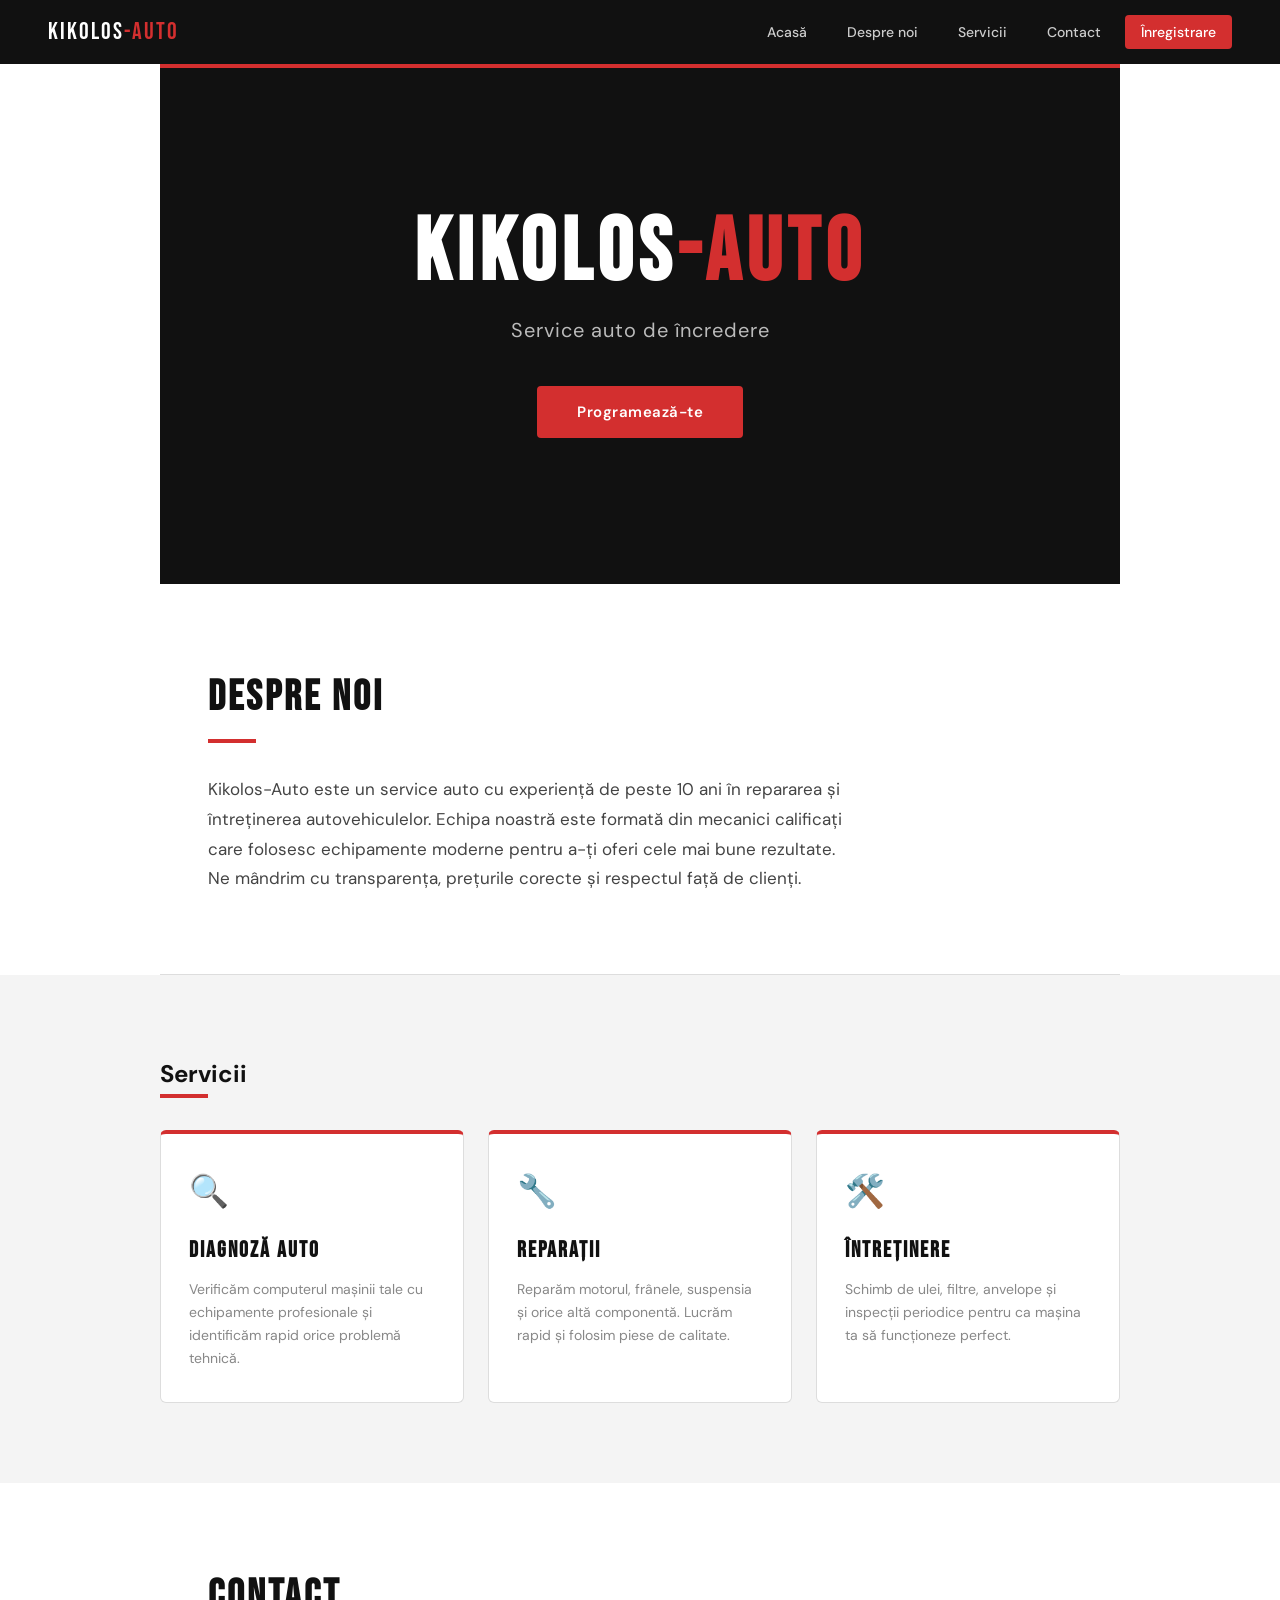
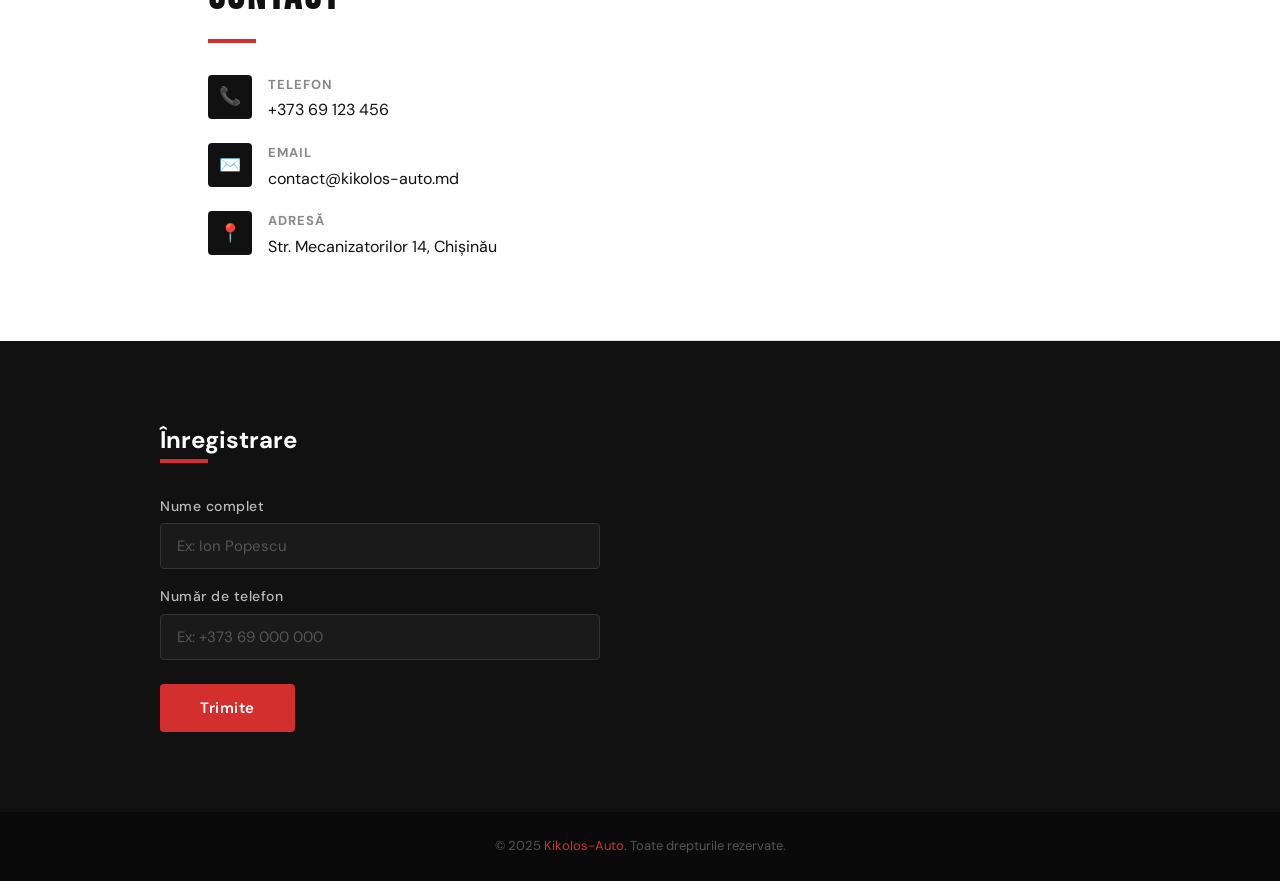
<file: index.html>
<!DOCTYPE html>
<html lang="ro">

<head>
    <meta charset="UTF-8" />
    <meta name="viewport" content="width=device-width, initial-scale=1.0" />
    <title>Kikolos-Auto – Service Auto</title>
    <link href="https://fonts.googleapis.com/css2?family=Bebas+Neue&family=DM+Sans:wght@400;500;600&display=swap"
        rel="stylesheet" />
    <link rel="stylesheet" href="style.css" />
</head>

<body>

    <!-- =================== NAVIGARE =================== -->
    <nav>
        <div class="nav-logo">Kikolos<span>-Auto</span></div>
        <ul class="nav-links">
            <li><a href="#acasa">Acasă</a></li>
            <li><a href="#despre">Despre noi</a></li>
            <li><a href="#servicii">Servicii</a></li>
            <li><a href="#contact">Contact</a></li>
            <li><a href="#inregistrare" class="btn-inregistrare">Înregistrare</a></li>
        </ul>
    </nav>

    <!-- =================== ACASĂ / HERO =================== -->
    <section id="acasa">
        <h1>Kikolos<span>-Auto</span></h1>
        <p>Service auto de încredere</p>
        <a href="#inregistrare" class="btn-programare">Programează-te</a>
    </section>

    <!-- =================== DESPRE NOI =================== -->
    <section id="despre">
        <h2>Despre noi</h2>
        <div class="linie-rosie"></div>
        <p>
            Kikolos-Auto este un service auto cu experiență de peste 10 ani în repararea și întreținerea
            autovehiculelor.
            Echipa noastră este formată din mecanici calificați care folosesc echipamente moderne pentru a-ți oferi
            cele mai bune rezultate. Ne mândrim cu transparența, prețurile corecte și respectul față de clienți.
        </p>
    </section>

    <!-- =================== SERVICII =================== -->
    <div id="servicii">
        <div class="inner">
            <h2>Servicii</h2>
            <div class="linie-rosie"></div>
            <div class="servicii-grid">

                <div class="card">
                    <div class="card-icon">🔍</div>
                    <h3>Diagnoză Auto</h3>
                    <p>Verificăm computerul mașinii tale cu echipamente profesionale și identificăm rapid orice problemă
                        tehnică.
                    </p>
                </div>

                <div class="card">
                    <div class="card-icon">🔧</div>
                    <h3>Reparații</h3>
                    <p>Reparăm motorul, frânele, suspensia și orice altă componentă. Lucrăm rapid și folosim piese de
                        calitate.
                    </p>
                </div>

                <div class="card">
                    <div class="card-icon">🛠️</div>
                    <h3>Întreținere</h3>
                    <p>Schimb de ulei, filtre, anvelope și inspecții periodice pentru ca mașina ta să funcționeze
                        perfect.</p>
                </div>

            </div>
        </div>
    </div>

    <!-- =================== CONTACT =================== -->
    <section id="contact">
        <h2>Contact</h2>
        <div class="linie-rosie"></div>
        <div class="contact-lista">

            <div class="contact-item">
                <div class="contact-icon">📞</div>
                <div class="contact-text">
                    <strong>Telefon</strong>
                    <span>+373 69 123 456</span>
                </div>
            </div>

            <div class="contact-item">
                <div class="contact-icon">✉️</div>
                <div class="contact-text">
                    <strong>Email</strong>
                    <span>contact@kikolos-auto.md</span>
                </div>
            </div>

            <div class="contact-item">
                <div class="contact-icon">📍</div>
                <div class="contact-text">
                    <strong>Adresă</strong>
                    <span>Str. Mecanizatorilor 14, Chișinău</span>
                </div>
            </div>

        </div>
    </section>

    <!-- =================== ÎNREGISTRARE =================== -->
    <div id="inregistrare">
        <div class="inner">
            <h2>Înregistrare</h2>
            <div class="linie-rosie"></div>
            <div class="form-grup">

                <label>
                    Nume complet
                    <input type="text" placeholder="Ex: Ion Popescu" />
                </label>

                <label>
                    Număr de telefon
                    <input type="tel" placeholder="Ex: +373 69 000 000" />
                </label>

                <button class="btn-submit" type="button">Trimite</button>
            </div>
        </div>
    </div>

    <!-- =================== FOOTER =================== -->
    <footer>
        &copy; 2025 <span>Kikolos-Auto</span>. Toate drepturile rezervate.
    </footer>

</body>

</html>
</file>
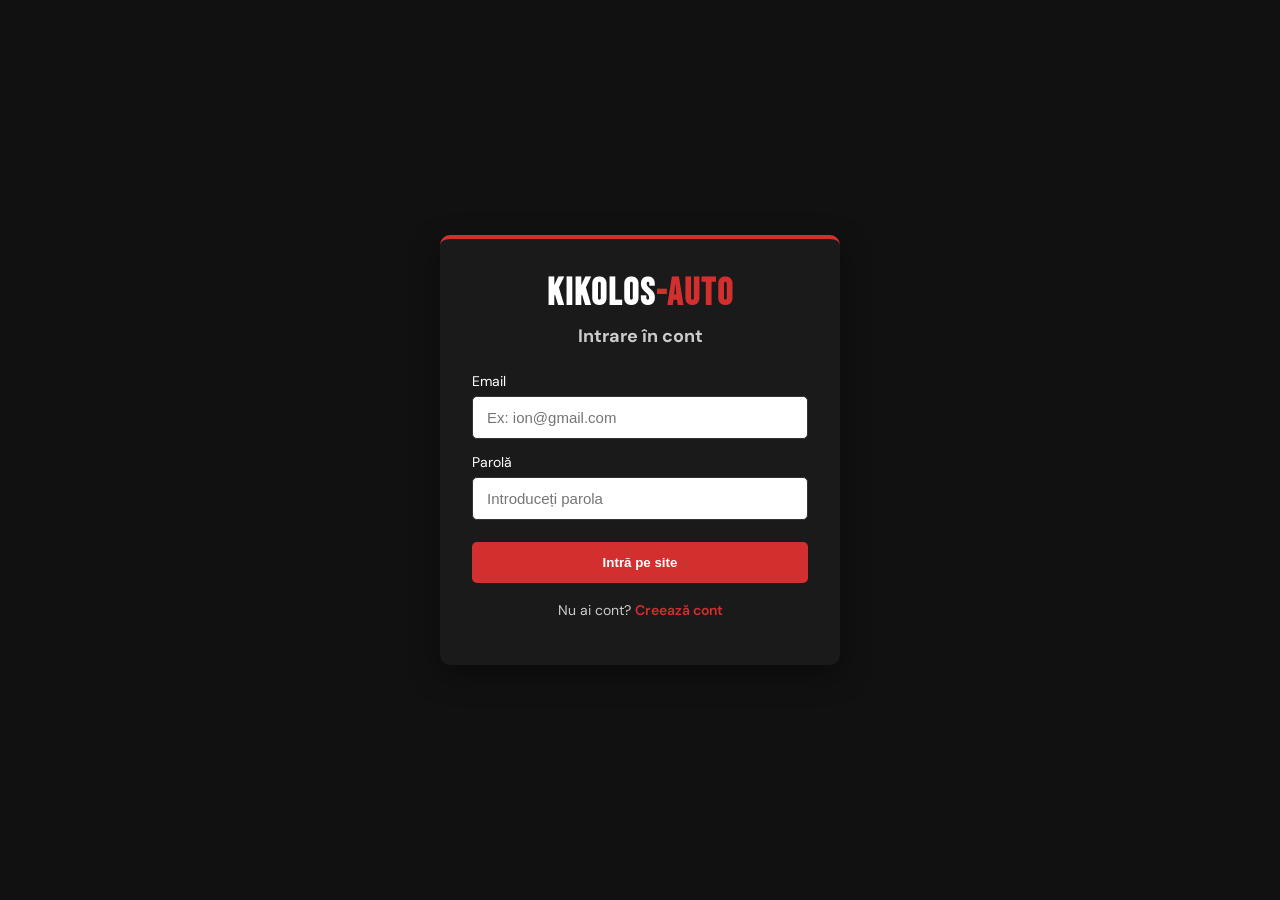
<file: PROJECT/index.html>
<!DOCTYPE html>
<html lang="ro">

<head>
  <meta charset="UTF-8" />
  <meta name="viewport" content="width=device-width, initial-scale=1.0" />
  <title>Kikolos-Auto – Service Auto</title>
  <link href="https://fonts.googleapis.com/css2?family=Bebas+Neue&family=DM+Sans:wght@400;500;600&display=swap"
    rel="stylesheet" />
  <link rel="stylesheet" href="style.css" />
</head>

<body>

  <nav>
    <div class="nav-logo">Kikolos<span>-Auto</span></div>
    <ul class="nav-links">
      <li><a href="#acasa">Acasă</a></li>
      <li><a href="#despre">Despre noi</a></li>
      <li><a href="#servicii">Servicii</a></li>
      <li><a href="#preturi">Prețuri</a></li>
      <li><a href="#produse">Produse</a></li>
      <li><a href="#contact">Contact</a></li>
      <li><a href="#inregistrare" class="btn-inregistrare">Înregistrare</a></li>
      <li><button class="btn-logout" type="button" onclick="iesireCont()">Ieșire</button></li>
    </ul>
  </nav>

  <section id="acasa">
    <div class="hero-bg"></div>
    <h1>Kikolos<span>-Auto</span></h1>
    <p>Service auto de încredere</p>
    <a href="#inregistrare" class="btn-programare">Programează-te</a>
  </section>

  <section id="despre">
    <h2>Despre noi</h2>
    <div class="linie-rosie"></div>
    <div class="despre-inner">
      <p>Kikolos-Auto este un service auto cu experiență de peste 10 ani în repararea și întreținerea
        autovehiculelor.
        Echipa noastră este formată din mecanici calificați care folosesc echipamente moderne pentru a-ți oferi
        cele mai bune rezultate. Ne mândrim cu experiența noastră, prețurile corecte și respectul față de clienți.</p>
      <img class="despre-img" src="poze/auto-reparatie.jpg" alt="Reparație auto" />
    </div>
  </section>

  <div id="servicii">
    <div class="inner">
      <h2>Servicii</h2>
      <div class="linie-rosie"></div>
      <div class="servicii-grid">
        <div class="card">
          <img class="card-img" src="poze/masinii reparatie.jpg" alt="Service auto" />
          <div class="card-icon"></div>
          <h3>Diagnoză Auto</h3>
          <p>
            Verificăm computerul mașinii tale cu echipamente profesionale și identificăm rapid orice problemă tehnică.
          </p>
        </div>
        <div class="card">
          <img class="card-img" src="poze/reparatie capitala.jpg" alt="Reparații auto" />
          <div class="card-icon"></div>
          <h3>Reparații</h3>
          <p>Reparăm motorul, frânele, suspensia și orice altă componentă. Lucrăm rapid și folosim piese de
            calitate.</p>
        </div>
        <div class="card">
          <img class="card-img" src="poze/intretinere.jpg" alt="Întreținere auto" />
          <div class="card-icon"></div>
          <h3>Întreținere</h3>
          <p>Schimb de ulei, filtre, anvelope și inspecții periodice pentru ca mașina ta să funcționeze perfect.
          </p>
        </div>
      </div>
    </div>
  </div>

  <section id="preturi">
    <h2>Prețuri</h2>
    <div class="linie-rosie"></div>
    <div class="preturi-grid">
      <div class="pret-item">

        <div class="pret-nume">
          <img src="poze/dignostica masini.jpg" alt="Diagnostica masina">
          <span>Diagnoză auto</span>
        </div>
        <span class="pret-valoare">200 LEI</span>
      </div>
      <div class="pret-item">
        <div class="pret-nume">
          <img src="poze/schimbare ulei.jpg" alt="Schimb ulei">
          <span> Schimb ulei + filtru</span>
        </div>
        <span class="pret-valoare">350 LEI</span>
      </div>
      <div class="pret-item">
        <div class="pret-nume">
          <img src="poze/placute de frana.jpg" alt="Schimb placute frana">
          <span>Înlocuire plăcuțe frână</span>
        </div>
        <span class="pret-valoare">500 LEI</span>
      </div>
      <div class="pret-item">
        <div class="pret-nume">
          <img src="poze/geometrie roti.jpg" alt="geometria roti">
          <span>Geometrie roți</span>
        </div>
        <span class="pret-valoare">400 LEI</span>
      </div>
      <div class="pret-item">
        <div class="pret-nume">
          <img src="poze/verificare auto.webp" alt="">
          <span>Verificare + încărcare baterie</span>
        </div>
        <span class="pret-valoare">150 LEI</span>
      </div>
      <div class="pret-item">
        <div class="pret-nume">
          <img src="poze/alimentarea-sistemului-de-aer-conditionatjpg.jpg" alt="Revizie aer conditionat">
          <span>Revizie aer condiționat</span>
        </div>
        <span class="pret-valoare">600 LEI</span>
      </div>
      <div class="pret-item">
        <div class="pret-nume">
          <img src="poze/reparatie motoare.jpg" alt="reparatie motor">
          <span>Reparație motor</span>
        </div>
        <span class="pret-valoare">de la 800 LEI</span>
      </div>
      <div class="pret-item">
        <div class="pret-nume">
          <img src="poze/anvelope.jfif" alt="Schimbare anvelope">
          <span>Schimb anvelope + balansare</span>
        </div>
        <span class="pret-valoare">300 LEI</span>
      </div>
    </div>
    <p class="pret-nota">* Piesele de schimb se calculează separat. Prețul final poate
      varia în funcție de marca, dificultatea reparației și modelul autovehiculului.</p>
  </section>


  <section id="produse">
    <h2>Produse recomandate</h2>
    <div class="linie-rosie"></div>
    <p class="produse-intro">Mai jos sunt afișate dinamic câteva produse și materiale auto utile, încărcate din fișierul <strong>produse.json</strong>.</p>
    <div class="produse-grid" id="produseContainer"></div>
  </section>

  <section id="contact">
    <h2>Contact</h2>
    <div class="linie-rosie"></div>
    <div class="contact-lista">
      <div class="contact-item">
        <div class="contact-icon">📞</div>
        <div class="contact-text">
          <strong>Telefon</strong>
          <span>+373 69 123 456</span>
        </div>
      </div>
      <div class="contact-item">
        <div class="contact-icon">✉️</div>
        <div class="contact-text">
          <strong>Email</strong>
          <span>contact@kikolos-auto.md</span>
        </div>
      </div>
      <div class="contact-item">
        <div class="contact-icon">📍</div>
        <div class="contact-text">
          <strong>Adresă</strong>
          <span>Str. Mecanizatorilor 14, Chișinău</span>
        </div>
      </div>
    </div>
  </section>

  <div id="inregistrare">
    <div class="inner">
      <h2>Înregistrare</h2>
      <div class="linie-rosie"></div>
      <div class="form-grup" id="formGrup">
        <label>
          Nume complet
          <input type="text" id="inputNume" placeholder="Ex: Ion Popescu" />
        </label>
        <label>
          Număr de telefon
          <input type="tel" id="inputTelefon" placeholder="Ex: +373 69 000 000" />
        </label>
        <label>
          Serviciul dorit
          <select id="inputServiciu">
            <option value="">Alege serviciul</option>
            <option value="Diagnoză auto">Diagnoză auto</option>
            <option value="Schimb ulei + filtru">Schimb ulei + filtru</option>
            <option value="Înlocuire plăcuțe frână">Înlocuire plăcuțe frână</option>
            <option value="Geometrie roți">Geometrie roți</option>
            <option value="Verificare + înlocuire baterie">Verificare + încărcare baterie</option>
            <option value="Revizie aer condiționat">Revizie aer condiționat</option>
            <option value="Reparație motor">Reparație motor</option>
            <option value="Schimb anvelope + balansare">Schimb anvelope + balansare</option>
          </select>
        </label>

        <label>
          Modelul mașinii
          <input type="text" id="inputModel" placeholder="Ex: BMW E46, Toyota Prius, Audi A4" />
        </label>

        <label>
          Descrierea problemei
          <textarea id="inputProblema"
            placeholder="Ex: Mașina pornește greu, se aude un sunet la frânare..."></textarea>
        </label>

        <div class="form-row">
          <label>
            Data programarii
            <input type="date" id="inputData" />
          </label>
          <label>
            Ora programarii
            <input type="time" id="inputOra" step="60" />
          </label>
        </div>
        <button class="btn-submit" type="button" onclick="trimiteFormular()">Trimite</button>
      </div>
      <div class="mesaj-confirmare" id="mesajConfirmare">
        <h4>✅ Programare confirmată!</h4>
        <p>Multumim ca ai ales <strong>Kikolos-Auto</strong>! Cererea ta a fost inregistrata cu succes.</p>
        <p class="detalii-programare" id="detaliiProgramare"></p>
        <p style="margin-top:8px;">Te vom contacta in curand pentru confirmare. Ne vedem la service!</p>
      </div>
    </div>
  </div>

  <footer>
    &copy; 2025 <span>Kikolos-Auto</span>. Toate drepturile rezervate.
  </footer>
  <script>
    if (localStorage.getItem("logat") !== "da") {
      window.location.href = "login.html";
    }
  </script>

  <script src="script.js"></script>
</body>
</html>
</file>
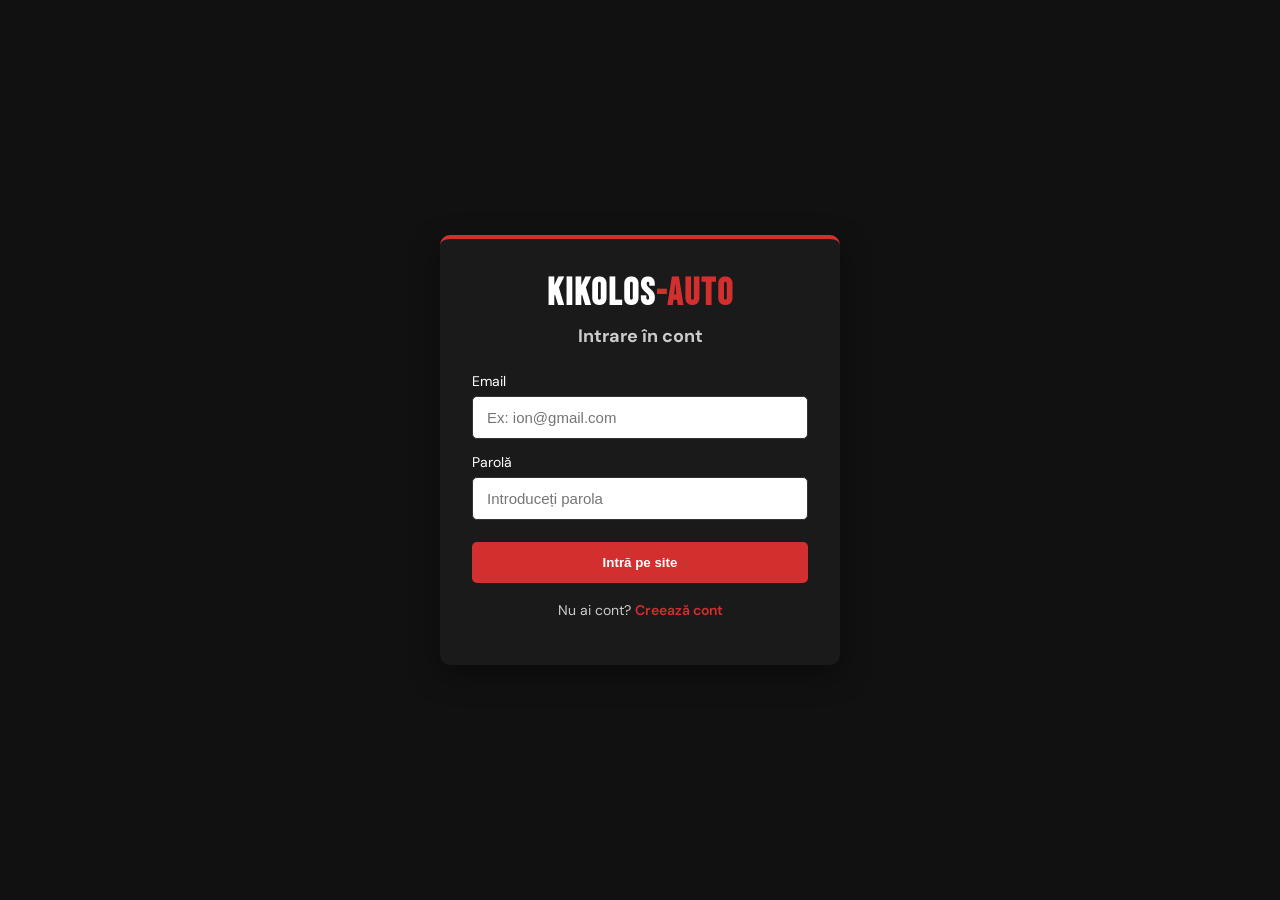
<file: PROJECT/login.html>
<!DOCTYPE html>
<html lang="ro">
<head>
    <meta charset="UTF-8">
    <meta name="viewport" content="width=device-width, initial-scale=1.0">
    <title>Login – Kikolos-Auto</title>
    <link href="https://fonts.googleapis.com/css2?family=Bebas+Neue&family=DM+Sans:wght@400;500;600&display=swap" rel="stylesheet">
    <link rel="stylesheet" href="style_login.css">
</head>
<body class="login-page">
    <div class="login-box">
        <h1>Kikolos<span>-Auto</span></h1>
        <h2>Intrare în cont</h2>

        <label>Email
            <input type="email" id="loginEmail" placeholder="Ex: ion@gmail.com">
        </label>

        <label>Parolă
            <input type="password" id="loginParola" placeholder="Introduceți parola">
        </label>

        <button type="button" onclick="intraInCont()">Intră pe site</button>
        <p id="loginMesaj"></p>

        <p class="auth-link">Nu ai cont? <a href="register.html">Creează cont</a></p>
    </div>

    <script src="loginacc.js"></script>
</body>
</html>
</file>
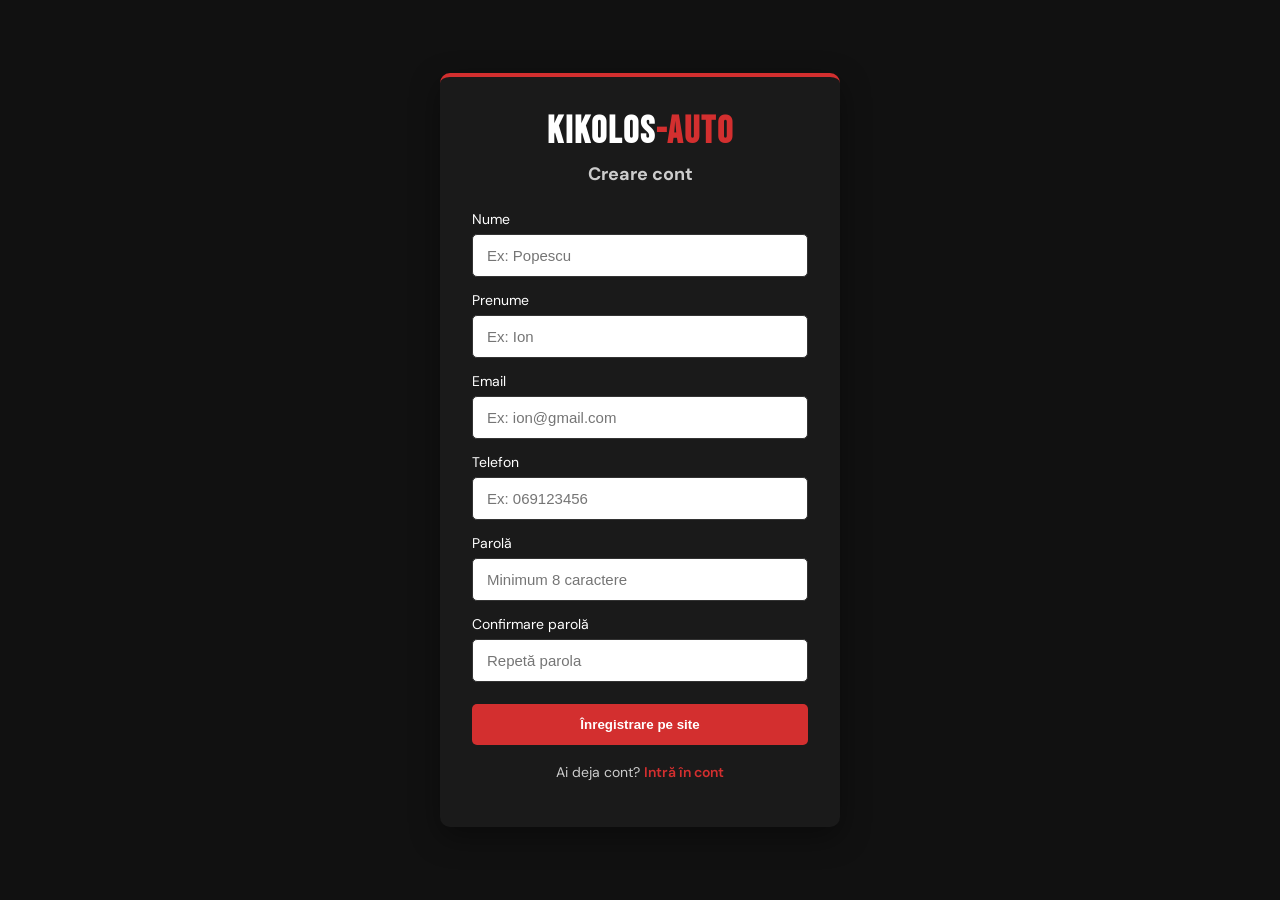
<file: PROJECT/register.html>
<!DOCTYPE html>
<html lang="ro">
<head>
    <meta charset="UTF-8">
    <meta name="viewport" content="width=device-width, initial-scale=1.0">
    <title>Creare cont – Kikolos-Auto</title>
    <link href="https://fonts.googleapis.com/css2?family=Bebas+Neue&family=DM+Sans:wght@400;500;600&display=swap" rel="stylesheet">
    <link rel="stylesheet" href="style_login.css">
</head>
<body class="login-page">
    <div class="login-box">
        <h1>Kikolos<span>-Auto</span></h1>
        <h2>Creare cont</h2>

        <label>Nume
            <input type="text" id="registerNume" placeholder="Ex: Popescu">
        </label>

        <label>Prenume
            <input type="text" id="registerPrenume" placeholder="Ex: Ion">
        </label>

        <label>Email
            <input type="email" id="registerEmail" placeholder="Ex: ion@gmail.com">
        </label>

        <label>Telefon
            <input type="tel" id="registerTelefon" placeholder="Ex: 069123456">
        </label>

        <label>Parolă
            <input type="password" id="registerParola" placeholder="Minimum 8 caractere">
        </label>

        <label>Confirmare parolă
            <input type="password" id="registerConfirmare" placeholder="Repetă parola">
        </label>

        <button type="button" onclick="creeazaCont()">Înregistrare pe site</button>
        <p id="registerMesaj"></p>

        <p class="auth-link">Ai deja cont? <a href="login.html">Intră în cont</a></p>
    </div>

    <script src="loginacc.js"></script>
</body>
</html>
</file>
<file: style.css>
/* =====================
   VARIABILE & RESET
===================== */
:root {
    --negru: #111111;
    --alb: #ffffff;
    --gri: #f4f4f4;
    --gri-med: #888888;
    --rosu: #d32f2f;
    --rosu-int: #b71c1c;
    --border: #dddddd;
}

* {
    margin: 0;
    padding: 0;
    box-sizing: border-box;
}

html {
    scroll-behavior: smooth;
}

body {
    font-family: 'DM Sans', sans-serif;
    color: var(--negru);
    background: var(--alb);
    font-size: 16px;
    line-height: 1.6;
}

/* =====================
   NAVIGARE
===================== */
nav {
    position: sticky;
    top: 0;
    z-index: 100;
    background: var(--negru);
    display: flex;
    align-items: center;
    justify-content: space-between;
    padding: 0 48px;
    height: 64px;
}

.nav-logo {
    font-family: 'Bebas Neue', sans-serif;
    font-size: 24px;
    color: var(--alb);
    letter-spacing: 2px;
}

.nav-logo span {
    color: var(--rosu);
}

.nav-links {
    display: flex;
    gap: 8px;
    list-style: none;
}

.nav-links a {
    color: #cccccc;
    text-decoration: none;
    font-size: 14px;
    font-weight: 500;
    padding: 8px 16px;
    border-radius: 4px;
    transition: color 0.2s, background 0.2s;
}

.nav-links a:hover {
    color: var(--alb);
    background: rgba(255, 255, 255, 0.08);
}

.nav-links a.btn-inregistrare {
    background: var(--rosu);
    color: var(--alb);
    border-radius: 4px;
}

.nav-links a.btn-inregistrare:hover {
    background: var(--rosu-int);
}

/* =====================
   HERO – ACASĂ
===================== */
#acasa {
    background: var(--negru);
    color: var(--alb);
    min-height: 520px;
    display: flex;
    flex-direction: column;
    align-items: center;
    justify-content: center;
    text-align: center;
    padding: 80px 24px;
    position: relative;
    overflow: hidden;
}

/* linie decorativă roșie */
#acasa::before {
    content: '';
    position: absolute;
    top: 0;
    left: 0;
    width: 100%;
    height: 4px;
    background: var(--rosu);
}

#acasa h1 {
    font-family: 'Bebas Neue', sans-serif;
    font-size: 88px;
    letter-spacing: 6px;
    line-height: 1;
    color: var(--alb);
}

#acasa h1 span {
    color: var(--rosu);
}

#acasa p {
    margin-top: 16px;
    font-size: 20px;
    color: #bbbbbb;
    letter-spacing: 1px;
}

.btn-programare {
    margin-top: 40px;
    display: inline-block;
    background: var(--rosu);
    color: var(--alb);
    text-decoration: none;
    font-weight: 600;
    font-size: 15px;
    padding: 14px 40px;
    border-radius: 4px;
    letter-spacing: 0.5px;
    transition: background 0.2s, transform 0.1s;
}

.btn-programare:hover {
    background: var(--rosu-int);
    transform: translateY(-2px);
}

/* =====================
   SECȚIUNI COMUNE
===================== */
section {
    padding: 80px 48px;
    max-width: 960px;
    margin: 0 auto;
}

section h2 {
    font-family: 'Bebas Neue', sans-serif;
    font-size: 42px;
    letter-spacing: 3px;
    margin-bottom: 8px;
    color: var(--negru);
}

.linie-rosie {
    width: 48px;
    height: 4px;
    background: var(--rosu);
    margin-bottom: 32px;
}

/* =====================
   DESPRE NOI
===================== */
#despre {
    border-bottom: 1px solid var(--border);
}

#despre p {
    font-size: 17px;
    color: #444444;
    max-width: 640px;
    line-height: 1.75;
}

/* =====================
   SERVICII
===================== */
#servicii {
    background: var(--gri);
    max-width: 100%;
    padding: 80px 48px;
}

#servicii .inner {
    max-width: 960px;
    margin: 0 auto;
}

.servicii-grid {
    display: grid;
    grid-template-columns: repeat(3, 1fr);
    gap: 24px;
    margin-top: 0;
}

.card {
    background: var(--alb);
    border: 1px solid var(--border);
    border-top: 4px solid var(--rosu);
    border-radius: 6px;
    padding: 32px 28px;
}

.card-icon {
    font-size: 32px;
    margin-bottom: 16px;
}

.card h3 {
    font-family: 'Bebas Neue', sans-serif;
    font-size: 22px;
    letter-spacing: 2px;
    margin-bottom: 10px;
    color: var(--negru);
}

.card p {
    font-size: 14px;
    color: var(--gri-med);
    line-height: 1.65;
}

/* =====================
   CONTACT
===================== */
#contact {
    border-bottom: 1px solid var(--border);
}

.contact-lista {
    display: flex;
    flex-direction: column;
    gap: 20px;
}

.contact-item {
    display: flex;
    align-items: flex-start;
    gap: 16px;
}

.contact-icon {
    width: 44px;
    height: 44px;
    background: var(--negru);
    color: var(--alb);
    border-radius: 4px;
    display: flex;
    align-items: center;
    justify-content: center;
    font-size: 18px;
    flex-shrink: 0;
}

.contact-text strong {
    display: block;
    font-size: 13px;
    text-transform: uppercase;
    letter-spacing: 1px;
    color: var(--gri-med);
    margin-bottom: 2px;
}

.contact-text span {
    font-size: 16px;
    color: var(--negru);
}

/* =====================
   ÎNREGISTRARE
===================== */
#inregistrare {
    background: var(--negru);
    max-width: 100%;
    padding: 80px 48px;
}

#inregistrare .inner {
    max-width: 960px;
    margin: 0 auto;
}

#inregistrare h2 {
    color: var(--alb);
}

#inregistrare .linie-rosie {
    background: var(--rosu);
}

.form-grup {
    display: flex;
    flex-direction: column;
    gap: 16px;
    max-width: 440px;
}

.form-grup label {
    display: flex;
    flex-direction: column;
    gap: 6px;
    font-size: 14px;
    font-weight: 500;
    color: #bbbbbb;
    letter-spacing: 0.5px;
}

.form-grup input {
    padding: 12px 16px;
    border: 1px solid #333333;
    border-radius: 4px;
    background: #1a1a1a;
    color: var(--alb);
    font-family: 'DM Sans', sans-serif;
    font-size: 15px;
    outline: none;
    transition: border-color 0.2s;
}

.form-grup input:focus {
    border-color: var(--rosu);
}

.form-grup input::placeholder {
    color: #555555;
}

.btn-submit {
    margin-top: 8px;
    background: var(--rosu);
    color: var(--alb);
    border: none;
    padding: 14px 40px;
    font-family: 'DM Sans', sans-serif;
    font-size: 15px;
    font-weight: 600;
    border-radius: 4px;
    cursor: pointer;
    letter-spacing: 0.5px;
    align-self: flex-start;
    transition: background 0.2s;
}

.btn-submit:hover {
    background: var(--rosu-int);
}

/* =====================
   FOOTER
===================== */
footer {
    background: #0a0a0a;
    color: #555555;
    text-align: center;
    padding: 24px;
    font-size: 13px;
}

footer span {
    color: var(--rosu);
}

/* =====================
   RESPONSIVE
===================== */
@media (max-width: 700px) {
    nav {
        padding: 0 20px;
        flex-direction: column;
        height: auto;
        padding: 16px 20px;
        gap: 12px;
    }

    .nav-links {
        flex-wrap: wrap;
        justify-content: center;
        gap: 4px;
    }

    #acasa h1 {
        font-size: 52px;
    }

    section {
        padding: 60px 24px;
    }

    #servicii,
    #inregistrare {
        padding: 60px 24px;
    }

    .servicii-grid {
        grid-template-columns: 1fr;
    }
}
</file>
<file: PROJECT/style.css>
﻿:root {
  --negru: #111111;
  --alb: #ffffff;
  --gri: #f4f4f4;
  --gri-med: #888888;
  --rosu: #d32f2f;
  --rosu-int: #b71c1c;
  --border: #dddddd;
}

* {
  margin: 0;
  padding: 0;
  box-sizing: border-box;
}

html {
  scroll-behavior: smooth;
}

body {
  font-family: "DM Sans", sans-serif;
  color: var(--negru);
  background: var(--alb);
  font-size: 16px;
  line-height: 1.6;
}

nav {
  position: sticky;
  top: 0;
  z-index: 100;
  background: var(--negru);
  display: flex;
  align-items: center;
  justify-content: space-between;
  padding: 0 48px;
  height: 64px;
}

.nav-logo {
  font-family: "Bebas Neue", sans-serif;
  font-size: 24px;
  color: var(--alb);
  letter-spacing: 2px;
}

.nav-logo span {
  color: var(--rosu);
}

.nav-links {
  display: flex;
  gap: 8px;
  list-style: none;
}

.nav-links a {
  color: #cccccc;
  text-decoration: none;
  font-size: 14px;
  font-weight: 500;
  padding: 8px 16px;
  border-radius: 4px;
  transition: color 0.2s, background 0.2s;
}

.nav-links a:hover {
  color: var(--alb);
  background: rgba(255, 255, 255, 0.08);
}

.nav-links a.btn-inregistrare {
  background: var(--rosu);
  color: var(--alb);
  border-radius: 4px;
}

.nav-links a.btn-inregistrare:hover {
  background: var(--rosu-int);
}

#acasa {
  background: var(--negru);
  color: var(--alb);
  min-height: 560px;
  display: flex;
  flex-direction: column;
  align-items: center;
  justify-content: center;
  text-align: center;
  padding: 80px 24px;
  position: relative;
  overflow: hidden;
}

#acasa::before {
  content: "";
  position: absolute;
  top: 0;
  left: 0;
  width: 100%;
  height: 4px;
  background: var(--rosu);
}

#acasa .hero-bg {
  position: absolute;
  inset: 0;
  background: url("poze/background.png")center/cover no-repeat;
  opacity: 0.18;
}

#acasa h1 {
  font-family: "Bebas Neue", sans-serif;
  font-size: 88px;
  letter-spacing: 6px;
  line-height: 1;
  color: var(--alb);
  position: relative;
}

#acasa h1 span {
  color: var(--rosu);
}

#acasa p {
  margin-top: 16px;
  font-size: 20px;
  color: #bbbbbb;
  letter-spacing: 1px;
  position: relative;
}

.btn-programare {
  margin-top: 40px;
  display: inline-block;
  background: var(--rosu);
  color: var(--alb);
  text-decoration: none;
  font-weight: 600;
  font-size: 15px;
  padding: 14px 40px;
  border-radius: 4px;
  letter-spacing: 0.5px;
  transition: background 0.2s, transform 0.1s;
  position: relative;
}

.btn-programare:hover {
  background: var(--rosu-int);
  transform: translateY(-2px);
}

section {
  padding: 80px 48px;
  max-width: 960px;
  margin: 0 auto;
}

section h2 {
  font-family: "Bebas Neue", sans-serif;
  font-size: 42px;
  letter-spacing: 3px;
  margin-bottom: 8px;
  color: var(--negru);
}

.linie-rosie {
  width: 48px;
  height: 4px;
  background: var(--rosu);
  margin-bottom: 32px;
}

#despre {
  border-bottom: 1px solid var(--border);
}

.despre-inner {
  display: grid;
  grid-template-columns: 1fr 1fr;
  gap: 40px;
  align-items: center;
}

#despre p {
  font-size: 17px;
  color: #444444;
  line-height: 1.75;
}

.despre-img {
  width: 100%;
  height: 300px;
  object-fit: cover;
  border-radius: 6px;
  display: block;
}

#servicii {
  background: var(--gri);
  max-width: 100%;
  padding: 80px 48px;
}

#servicii .inner {
  max-width: 960px;
  margin: 0 auto;
}

.servicii-grid {
  display: grid;
  grid-template-columns: repeat(3, 1fr);
  gap: 24px;
}

.card {
  background: var(--alb);
  border: 1px solid var(--border);
  border-top: 4px solid var(--rosu);
  border-radius: 6px;
  padding: 32px 28px;
}

.card-icon {
  font-size: 32px;
  margin-bottom: 16px;
}

.card h3 {
  font-family: "Bebas Neue", sans-serif;
  font-size: 22px;
  letter-spacing: 2px;
  margin-bottom: 10px;
  color: var(--negru);
}

.card p {
  font-size: 14px;
  color: var(--gri-med);
  line-height: 1.65;
}

.card-img {
  width: 100%;
  height: 180px;
  object-fit: cover;
  border-radius: 4px;
  margin-bottom: 16px;
}

#preturi {
  border-bottom: 1px solid var(--border);
}

.preturi-grid {
  display: grid;
  grid-template-columns: repeat(2, 1fr);
  gap: 16px;
}

.pret-item {
  display: flex;
  justify-content: space-between;
  align-items: center;
  gap: 15px;
  padding: 16px 20px;
  background: var(--gri);
  border-radius: 6px;
  border-left: 4px solid var(--rosu);
}

.pret-item .pret-nume {
  display: flex;
  align-items: center;
  gap: 10px;
  font-weight: 600;
  font-size: 20px;
  color: var(--negru);
}

.pret-item .pret-nume img {
  width: 120px;
  height: 120px;
  object-fit: cover;
  border-radius: 10px;
  display: block;
  flex-shrink: 0;
}

.pret-valoare {
  font-size: 20px;
  font-weight: 700;
  color: var(--rosu);
  white-space: nowrap;
}

.pret-nota {
  margin-top: 20px;
  font-size: 13px;
  color: var(--gri-med);
  font-style: italic;
}

#contact {
  border-bottom: 1px solid var(--border);
}

.contact-lista {
  display: flex;
  flex-direction: column;
  gap: 20px;
}

.contact-item {
  display: flex;
  align-items: flex-start;
  gap: 16px;
}

.contact-icon {
  width: 44px;
  height: 44px;
  background: var(--negru);
  color: var(--alb);
  border-radius: 4px;
  display: flex;
  align-items: center;
  justify-content: center;
  font-size: 18px;
  flex-shrink: 0;

}

.contact-text strong {
  display: block;
  font-size: 13px;
  text-transform: uppercase;
  letter-spacing: 1px;
  color: var(--gri-med);
  margin-bottom: 2px;
}

.contact-text span {
  font-size: 16px;
  color: var(--negru);
}

#inregistrare {
  background: var(--negru);
  max-width: 100%;
  padding: 80px 48px;
}

#inregistrare .inner {
  max-width: 960px;
  margin: 0 auto;
}

#inregistrare h2 {
  color: var(--alb);
}

.form-grup {
  display: flex;
  flex-direction: column;
  gap: 16px;
  max-width: 480px;
}

.form-grup label {
  display: flex;
  flex-direction: column;
  gap: 6px;
  font-size: 14px;
  font-weight: 500;
  color: #bbbbbb;
  letter-spacing: 0.5px;
}

.form-grup input {
  padding: 12px 16px;
  border: 1px solid #333333;
  border-radius: 4px;
  background: #ffffff;
  color: #000000;
  font-family: "DM Sans", sans-serif;
  font-size: 15px;
  outline: none;
  transition: border-color 0.2s;
}

.form-grup select,
.form-grup textarea {
  padding: 12px 16px;
  border: 1px solid #333333;
  border-radius: 4px;
  background: #ffffff;
  color: #000000;
  font-family: "DM Sans", sans-serif;
  font-size: 15px;
  outline: none;
}

.form-grup textarea {
  min-height: 100px;
  resize: vertical;
}

.form-grup input[type="date"],
.form-grup input[type="time"] {
  background-color: #ffffff;
  color: rgb(0, 0, 0);
}

.form-grup input:focus {
  border-color: var(--rosu);
}

.form-grup input::placeholder {
  color: #555555;
}

.form-row {
  display: grid;
  grid-template-columns: 1fr 1fr;
  gap: 16px;
}

.btn-submit {
  margin-top: 8px;
  background: var(--rosu);
  color: var(--alb);
  border: none;
  padding: 14px 40px;
  font-family: "DM Sans", sans-serif;
  font-size: 15px;
  font-weight: 600;
  border-radius: 4px;
  cursor: pointer;
  letter-spacing: 0.5px;
  align-self: flex-start;
  transition: background 0.2s;
}

.btn-submit:hover {
  background: var(--rosu-int);
}

.mesaj-confirmare {
  display: none;
  background: #1a3a1a;
  border: 1px solid #2d6a2d;
  border-radius: 6px;
  padding: 20px 24px;
  margin-top: 16px;
  max-width: 480px;
}

.mesaj-confirmare.activ {
  display: block;
  animation: fadeIn 0.4s ease;
}

.mesaj-confirmare h4 {
  color: #4caf50;
  font-family: "Bebas Neue", sans-serif;
  font-size: 20px;
  letter-spacing: 2px;
  margin-bottom: 8px;
}

.mesaj-confirmare p {
  color: #aaaaaa;
  font-size: 14px;
  line-height: 1.6;
}

.mesaj-confirmare .detalii-programare {
  color: #ffffff;
  margin-top: 10px;
  font-size: 15px;
  font-weight: 600;
}

@keyframes fadeIn {
  from {
    opacity: 0;
    transform: translateY(8px);
  }

  to {
    opacity: 1;
    transform: translateY(0);
  }
}

footer {
  background: #0a0a0a;
  color: #555555;
  text-align: center;
  padding: 24px;
  font-size: 13px;
}

footer span {
  color: var(--rosu);
}

@media (max-width: 700px) {
  nav {
    padding: 16px 20px;
    flex-direction: column;
    height: auto;
    gap: 12px;
  }

  .nav-links {
    flex-wrap: wrap;
    justify-content: center;
    gap: 4px;
  }

  #acasa h1 {
    font-size: 52px;
  }

  section {
    padding: 60px 24px;
  }

  #servicii,
  #inregistrare,
  #preturi {
    padding: 60px 24px;
  }

  .servicii-grid {
    grid-template-columns: 1fr;
  }

  .preturi-grid {
    grid-template-columns: 1fr;
  }

  .despre-inner {
    grid-template-columns: 1fr;
  }

  .form-row {
    grid-template-columns: 1fr;
  }
  
}

/* Secțiunea produse încărcate din JSON */
#produse {
  border-bottom: 1px solid var(--border);
}

.produse-intro {
  color: #444444;
  margin-bottom: 24px;
}

.produse-grid {
  display: grid;
  grid-template-columns: repeat(2, 1fr);
  gap: 16px;
}

.produs-card {
  background: var(--gri);
  border-left: 4px solid var(--rosu);
  padding: 20px;
  border-radius: 6px;
}

.produs-card h3 {
  font-family: "Bebas Neue", sans-serif;
  font-size: 24px;
  letter-spacing: 1px;
  margin-bottom: 8px;
}

.produs-card p {
  color: #555555;
  margin-bottom: 10px;
}

.produs-card strong {
  color: var(--rosu);
}

.btn-logout {
  background: transparent;
  color: #cccccc;
  border: 1px solid #333333;
  padding: 8px 16px;
  border-radius: 4px;
  cursor: pointer;
  font-family: "DM Sans", sans-serif;
}

.btn-logout:hover {
  color: var(--alb);
  background: rgba(255, 255, 255, 0.08);
}

@media (max-width: 700px) {
  .produse-grid {
    grid-template-columns: 1fr;
  }
}
</file>
<file: PROJECT/style_login.css>
:root {
    --negru: #111111;
    --alb: #ffffff;
    --rosu: #d32f2f;
    --rosu-int: #b71c1c;
}

html,
body {
    margin: 0;
    padding: 0;
    width: 100%;
    height: 100%;
    background: var(--negru);
}

body.login-page {
    min-height: 100vh;
    font-family: "DM Sans", sans-serif;
    background: var(--negru);
    display: flex;
    justify-content: center;
    align-items: center;
    margin: 0;
    padding: 0;
}

.login-container {
    width: 100%;
    display: flex;
    justify-content: center;
    align-items: center;
    padding: 24px;
    box-sizing: border-box;
}

.login-box {
    width: 100%;
    max-width: 400px;
    background: #1a1a1a;
    padding: 32px;
    border-radius: 10px;
    border-top: 4px solid var(--rosu);
    box-shadow: 0 10px 30px rgba(0, 0, 0, 0.4);
    text-align: center;
    box-sizing: border-box;
}

.login-box h1 {
    font-family: "Bebas Neue", sans-serif;
    color: var(--alb);
    font-size: 38px;
    letter-spacing: 2px;
    margin: 0 0 8px 0;
}

.login-box h1 span {
    color: var(--rosu);
}

.login-box h2 {
    color: #cccccc;
    font-size: 18px;
    margin: 0 0 24px 0;
}

.login-box label {
    display: flex;
    flex-direction: column;
    gap: 6px;
    color: white;
    font-size: 14px;
    margin-bottom: 14px;
    width: 100%;
    text-align: left;
}

.login-box input {
    width: 100%;
    padding: 12px 14px;
    border: 1px solid #333333;
    border-radius: 5px;
    background: #ffffff;
    color: #000000;
    font-size: 15px;
    outline: none;
    box-sizing: border-box;
}

.login-box input:focus {
    border-color: var(--rosu);
}

.login-box button {
    width: 100%;
    padding: 13px;
    margin-top: 8px;
    background: var(--rosu);
    color: white;
    border: none;
    border-radius: 5px;
    font-weight: 600;
    cursor: pointer;
}

.login-box button:hover {
    background: var(--rosu-int);
}

#loginMesaj,
#signupMesaj {
    margin-top: 14px;
    font-size: 14px;
    color: #26ff00;
    text-align: center;
}

hr {
    width: 100%;
    border: none;
    border-top: 1px solid #333333;
    margin: 28px 0;
}

.auth-link {
    color: #cccccc;
    font-size: 14px;
    margin-top: 18px;
}

.auth-link a {
    color: var(--rosu);
    text-decoration: none;
    font-weight: 600;
}

.auth-link a:hover {
    text-decoration: underline;
}

.mesaj-succes {
    color: #26ff00 !important;
}

.mesaj-eroare {
    color: #ff7777 !important;
}
</file>
